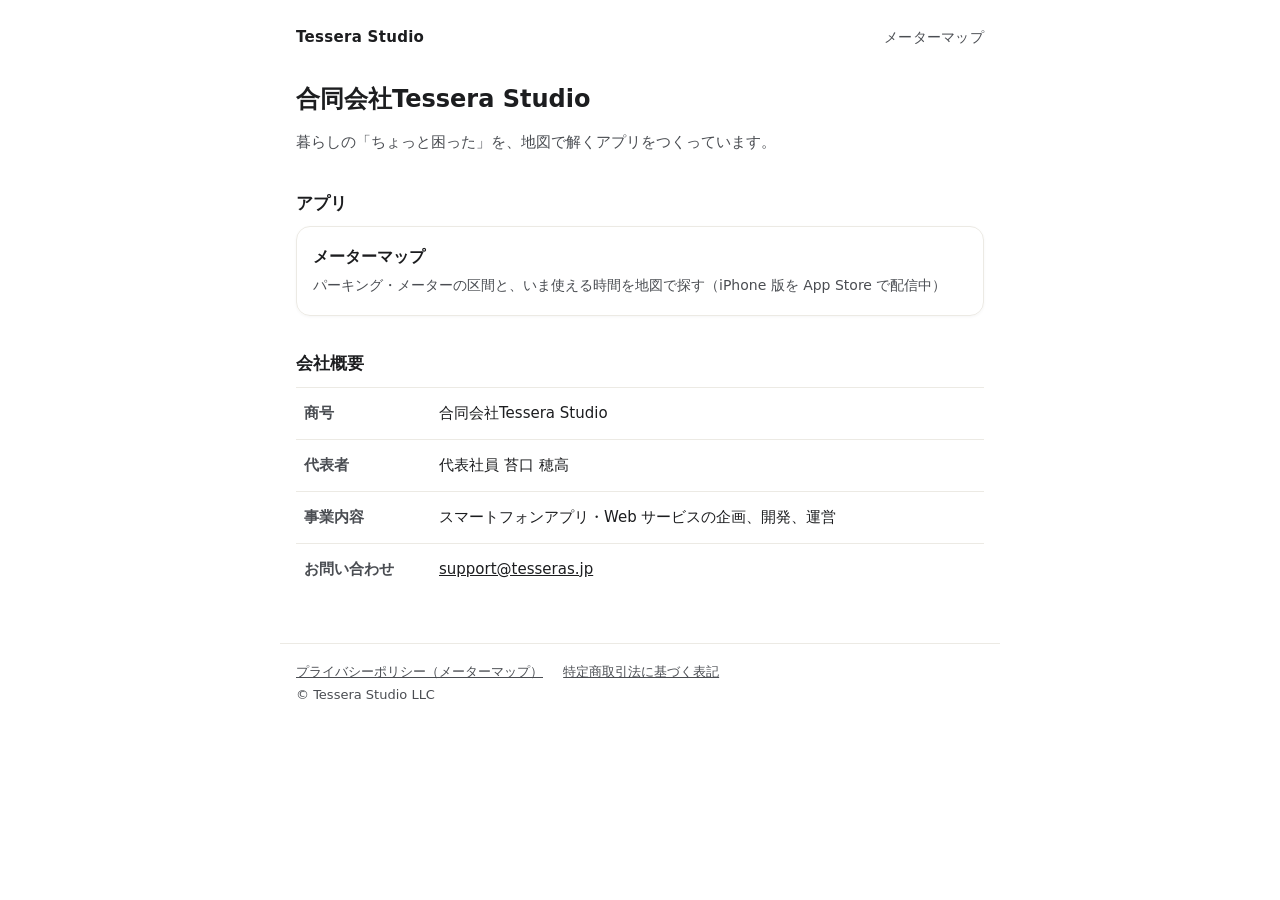
<file: index.html>
<!doctype html>
<html lang="ja">
<head>
<meta charset="utf-8">
<meta name="viewport" content="width=device-width,initial-scale=1">
<title>合同会社Tessera Studio</title>
<meta name="description" content="合同会社Tessera Studio は、暮らしの「ちょっと困った」を地図で解くアプリをつくっています。">
<link rel="stylesheet" href="/style.css">
</head>
<body>
<header>
  <a href="/">Tessera Studio</a>
  <nav><a href="/metermap/">メーターマップ</a></nav>
</header>
<main>
  <h1>合同会社Tessera Studio</h1>
  <p class="lead">暮らしの「ちょっと困った」を、地図で解くアプリをつくっています。</p>

  <h2>アプリ</h2>
  <a class="card" href="/metermap/">
    <b>メーターマップ</b>
    <span>パーキング・メーターの区間と、いま使える時間を地図で探す（iPhone 版を App Store で配信中）</span>
  </a>

  <h2>会社概要</h2>
  <table>
    <tr><th>商号</th><td>合同会社Tessera Studio</td></tr>
    <tr><th>代表者</th><td>代表社員 苔口 穂高</td></tr>
    <tr><th>事業内容</th><td>スマートフォンアプリ・Web サービスの企画、開発、運営</td></tr>
    <tr><th>お問い合わせ</th><td><a href="mailto:support@tesseras.jp">support@tesseras.jp</a></td></tr>
  </table>
</main>
<footer>
  <a href="/metermap/privacy">プライバシーポリシー（メーターマップ）</a>
  <a href="/legal">特定商取引法に基づく表記</a>
  <p>© Tessera Studio LLC</p>
</footer>
</body>
</html>
</file>
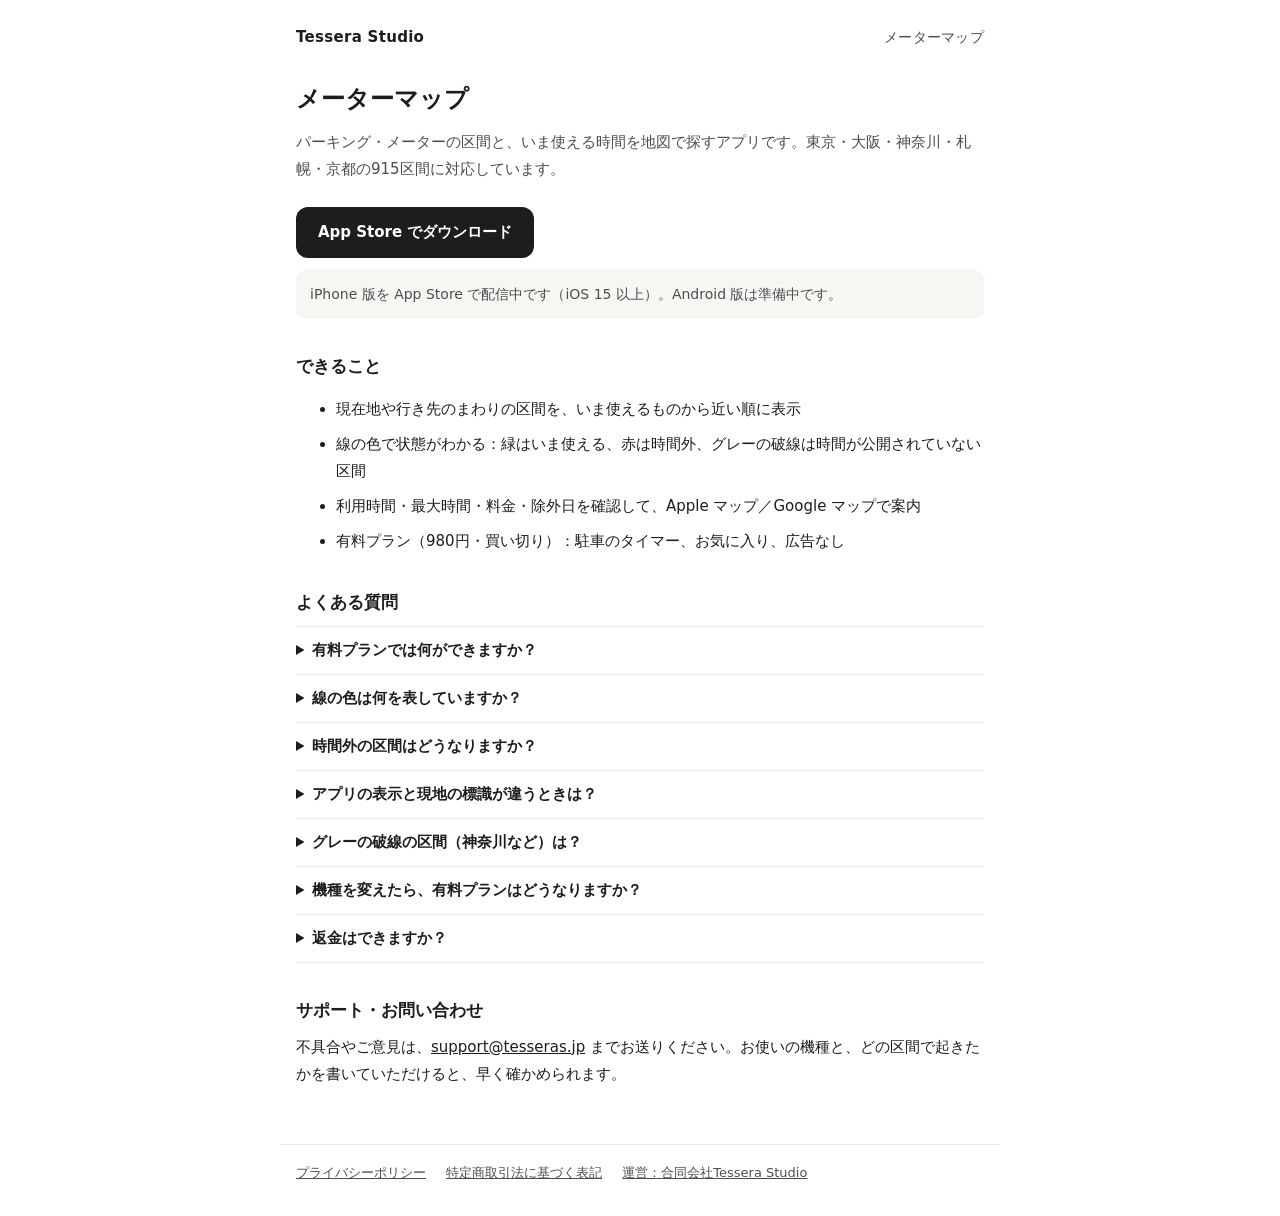
<file: metermap/index.html>
<!doctype html>
<html lang="ja">
<head>
<meta charset="utf-8">
<meta name="viewport" content="width=device-width,initial-scale=1">
<title>メーターマップ | Tessera Studio</title>
<meta name="description" content="東京・大阪・神奈川・札幌・京都のパーキング・メーター／パーキング・チケットの区間と、いま使える時間を地図で探せるアプリです。">
<meta name="apple-itunes-app" content="app-id=6824193037">
<link rel="stylesheet" href="/style.css">
</head>
<body>
<header>
  <a href="/">Tessera Studio</a>
  <nav><a href="/metermap/">メーターマップ</a></nav>
</header>
<main>
  <h1>メーターマップ</h1>
  <p class="lead">パーキング・メーターの区間と、いま使える時間を地図で探すアプリです。東京・大阪・神奈川・札幌・京都の915区間に対応しています。</p>

  <p><a class="store" href="https://apps.apple.com/jp/app/id6824193037">App Store でダウンロード</a></p>
  <p class="note">iPhone 版を App Store で配信中です（iOS 15 以上）。Android 版は準備中です。</p>

  <h2>できること</h2>
  <ul>
    <li>現在地や行き先のまわりの区間を、いま使えるものから近い順に表示</li>
    <li>線の色で状態がわかる：緑はいま使える、赤は時間外、グレーの破線は時間が公開されていない区間</li>
    <li>利用時間・最大時間・料金・除外日を確認して、Apple マップ／Google マップで案内</li>
    <li>有料プラン（980円・買い切り）：駐車のタイマー、お気に入り、広告なし</li>
  </ul>

  <h2>よくある質問</h2>
  <details><summary>有料プランでは何ができますか？</summary><p>タイマーとお気に入りが使えるようになり、広告も出なくなります。980円の買い切りです。地図と時間の表示は、これまでどおり無料です。</p></details>
  <details><summary>線の色は何を表していますか？</summary><p>緑はいま使える区間、赤は時間外の区間、グレーの破線は時間が公開されていない区間です。黄色は選んでいる区間です。</p></details>
  <details><summary>時間外の区間はどうなりますか？</summary><p>時間外は、ほとんどの区間で駐車禁止です。必ず現地の標識・メーターの表示を確かめてください。</p></details>
  <details><summary>アプリの表示と現地の標識が違うときは？</summary><p>現地の標識・メーター・チケットの表示が優先です。工事や行事で使えない日もあります。</p></details>
  <details><summary>グレーの破線の区間（神奈川など）は？</summary><p>県警の公開情報に利用時間・曜日が載っていない区間です。時間は現地の標識で確かめてください。</p></details>
  <details><summary>機種を変えたら、有料プランはどうなりますか？</summary><p>同じ Apple ID でサインインし、アプリの「？」→「購入の復元」を押すと、有料プランに戻ります。追加の料金はかかりません。</p></details>
  <details><summary>返金はできますか？</summary><p>決済は Apple が行っているため、返金は Apple の手続き（<a href="https://reportaproblem.apple.com/" target="_blank" rel="noopener">reportaproblem.apple.com</a>）からお申し込みください。</p></details>

  <h2>サポート・お問い合わせ</h2>
  <p>不具合やご意見は、<a href="mailto:support@tesseras.jp?subject=%E3%83%A1%E3%83%BC%E3%82%BF%E3%83%BC%E3%83%9E%E3%83%83%E3%83%97%E3%81%AB%E3%81%A4%E3%81%84%E3%81%A6">support@tesseras.jp</a> までお送りください。お使いの機種と、どの区間で起きたかを書いていただけると、早く確かめられます。</p>
</main>
<footer>
  <a href="/metermap/privacy">プライバシーポリシー</a>
  <a href="/legal">特定商取引法に基づく表記</a>
  <a href="/">運営：合同会社Tessera Studio</a>
</footer>
</body>
</html>
</file>
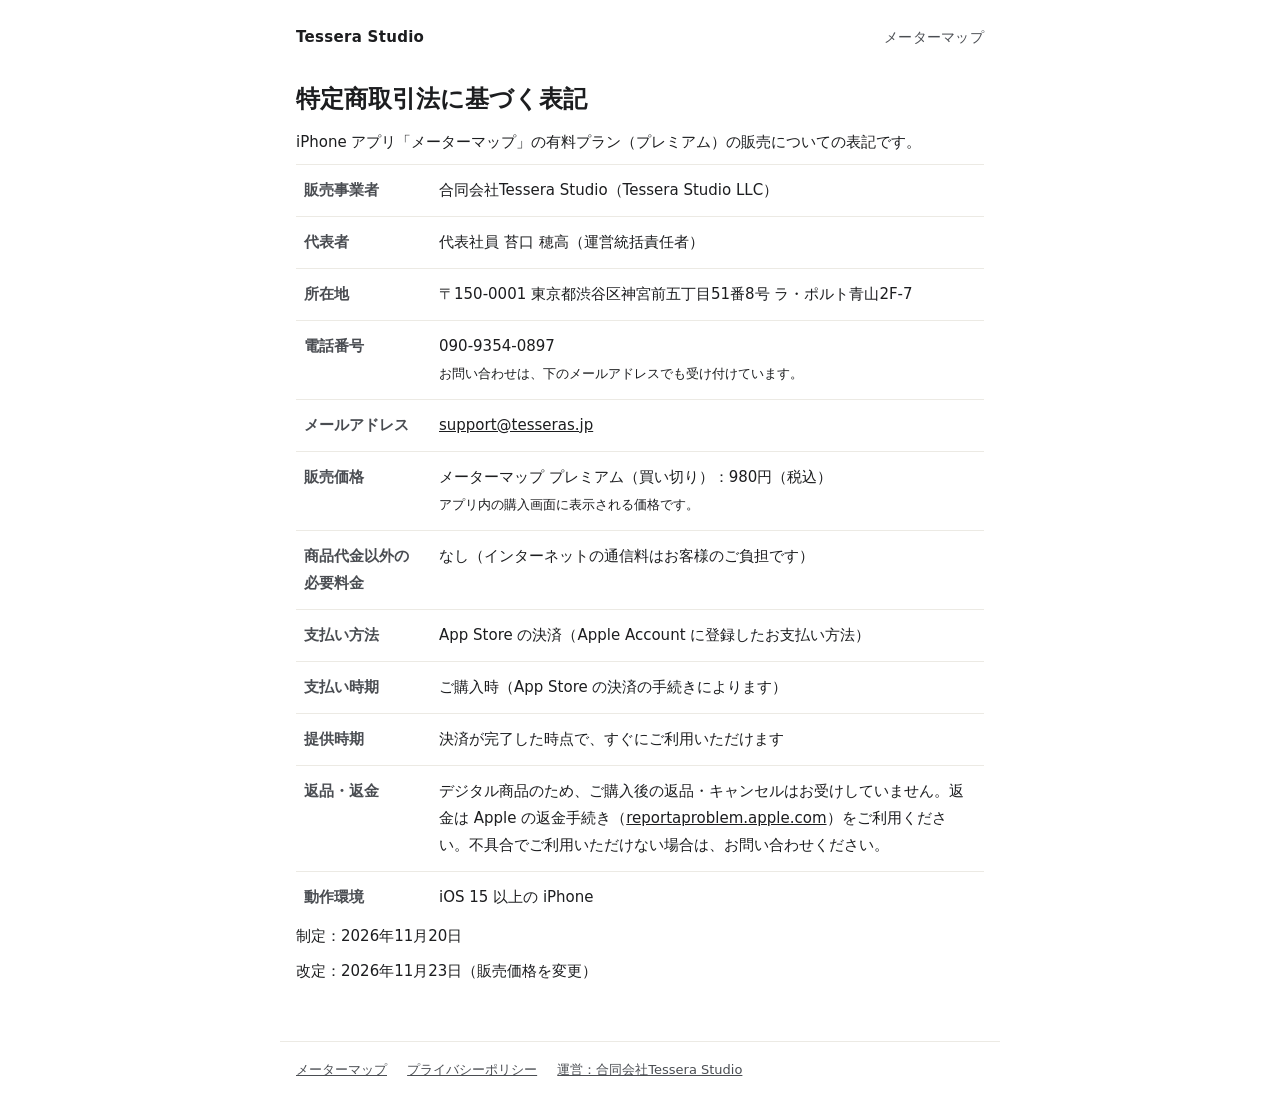
<file: legal.html>
<!doctype html>
<html lang="ja">
<head>
<meta charset="utf-8">
<meta name="viewport" content="width=device-width,initial-scale=1">
<title>特定商取引法に基づく表記 | Tessera Studio</title>
<link rel="stylesheet" href="/style.css">
</head>
<body>
<header>
  <a href="/">Tessera Studio</a>
  <nav><a href="/metermap/">メーターマップ</a></nav>
</header>
<main>
<!-- 元の下書き：parking-meter-map の docs/drafts/legal.html（docs/pro-ads.md §18.1） -->
<h1>特定商取引法に基づく表記</h1>
<p>iPhone アプリ「メーターマップ」の有料プラン（プレミアム）の販売についての表記です。</p>
<table>
  <tr><th>販売事業者</th><td>合同会社Tessera Studio（Tessera Studio LLC）</td></tr>
  <tr><th>代表者</th><td>代表社員 苔口 穂高（運営統括責任者）</td></tr>
  <tr><th>所在地</th><td>〒150-0001 東京都渋谷区神宮前五丁目51番8号 ラ・ポルト青山2F-7</td></tr>
  <tr><th>電話番号</th><td>090-9354-0897<br><small>お問い合わせは、下のメールアドレスでも受け付けています。</small></td></tr>
  <tr><th>メールアドレス</th><td><a href="mailto:support@tesseras.jp">support@tesseras.jp</a></td></tr>
  <tr><th>販売価格</th><td>メーターマップ プレミアム（買い切り）：980円（税込）<br><small>アプリ内の購入画面に表示される価格です。</small></td></tr>
  <tr><th>商品代金以外の必要料金</th><td>なし（インターネットの通信料はお客様のご負担です）</td></tr>
  <tr><th>支払い方法</th><td>App Store の決済（Apple Account に登録したお支払い方法）</td></tr>
  <tr><th>支払い時期</th><td>ご購入時（App Store の決済の手続きによります）</td></tr>
  <tr><th>提供時期</th><td>決済が完了した時点で、すぐにご利用いただけます</td></tr>
  <tr><th>返品・返金</th><td>デジタル商品のため、ご購入後の返品・キャンセルはお受けしていません。返金は Apple の返金手続き（<a href="https://reportaproblem.apple.com/" target="_blank" rel="noopener">reportaproblem.apple.com</a>）をご利用ください。不具合でご利用いただけない場合は、お問い合わせください。</td></tr>
  <tr><th>動作環境</th><td>iOS 15 以上の iPhone</td></tr>
</table>

<p>制定：2026年11月20日</p>
<p>改定：2026年11月23日（販売価格を変更）</p>
</main>
<footer>
  <a href="/metermap/">メーターマップ</a>
  <a href="/metermap/privacy">プライバシーポリシー</a>
  <a href="/">運営：合同会社Tessera Studio</a>
</footer>
</body>
</html>
</file>
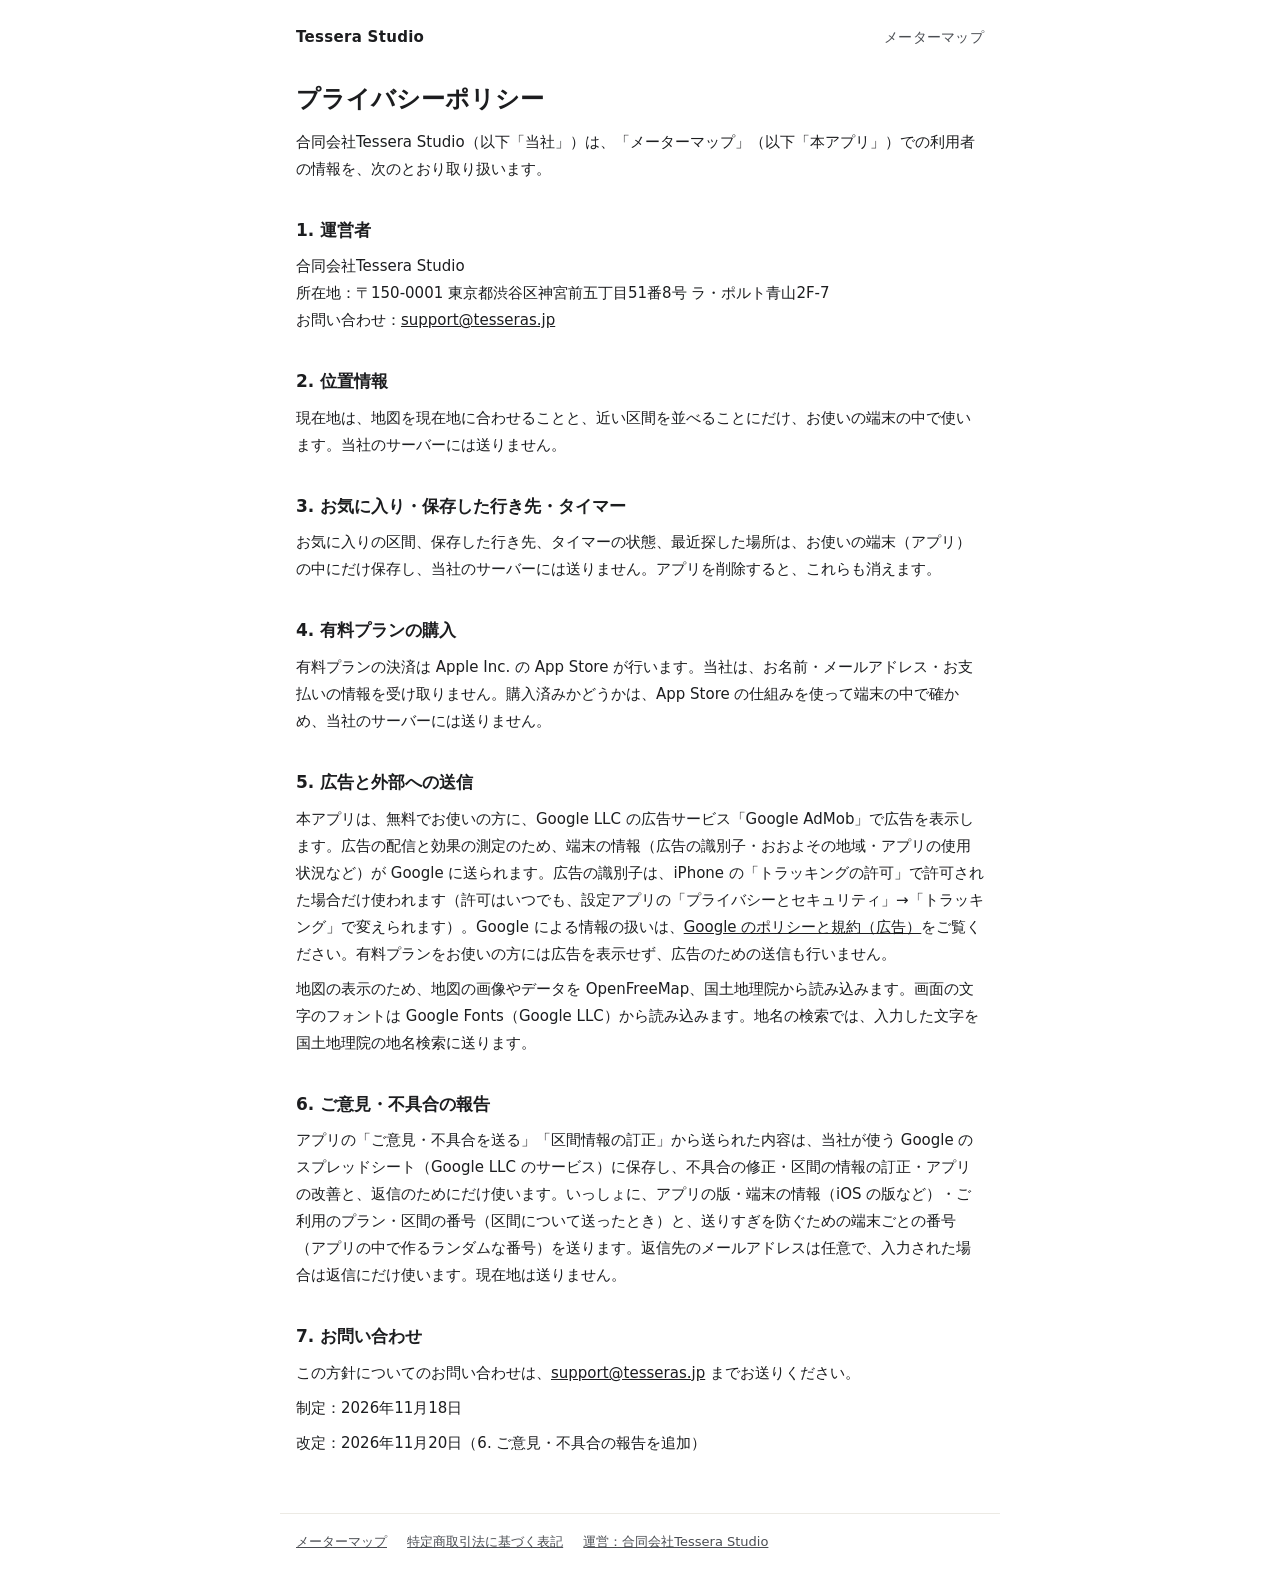
<file: metermap/privacy.html>
<!doctype html>
<html lang="ja">
<head>
<meta charset="utf-8">
<meta name="viewport" content="width=device-width,initial-scale=1">
<title>プライバシーポリシー | メーターマップ</title>
<link rel="stylesheet" href="/style.css">
</head>
<body>
<header>
  <a href="/">Tessera Studio</a>
  <nav><a href="/metermap/">メーターマップ</a></nav>
</header>
<main>
<!-- 元の文面：parking-meter-map の privacy.html（docs/pro-ads.md §18.2）。App Store Connect の「App のプライバシー」と内容をそろえる -->
<h1>プライバシーポリシー</h1>
<p>合同会社Tessera Studio（以下「当社」）は、「メーターマップ」（以下「本アプリ」）での利用者の情報を、次のとおり取り扱います。</p>

<h2>1. 運営者</h2>
<p>合同会社Tessera Studio<br>所在地：〒150-0001 東京都渋谷区神宮前五丁目51番8号 ラ・ポルト青山2F-7<br>お問い合わせ：<a href="mailto:support@tesseras.jp">support@tesseras.jp</a></p>

<h2>2. 位置情報</h2>
<p>現在地は、地図を現在地に合わせることと、近い区間を並べることにだけ、お使いの端末の中で使います。当社のサーバーには送りません。</p>

<h2>3. お気に入り・保存した行き先・タイマー</h2>
<p>お気に入りの区間、保存した行き先、タイマーの状態、最近探した場所は、お使いの端末（アプリ）の中にだけ保存し、当社のサーバーには送りません。アプリを削除すると、これらも消えます。</p>

<h2>4. 有料プランの購入</h2>
<p>有料プランの決済は Apple Inc. の App Store が行います。当社は、お名前・メールアドレス・お支払いの情報を受け取りません。購入済みかどうかは、App Store の仕組みを使って端末の中で確かめ、当社のサーバーには送りません。</p>

<h2>5. 広告と外部への送信</h2>
<p>本アプリは、無料でお使いの方に、Google LLC の広告サービス「Google AdMob」で広告を表示します。広告の配信と効果の測定のため、端末の情報（広告の識別子・おおよその地域・アプリの使用状況など）が Google に送られます。広告の識別子は、iPhone の「トラッキングの許可」で許可された場合だけ使われます（許可はいつでも、設定アプリの「プライバシーとセキュリティ」→「トラッキング」で変えられます）。Google による情報の扱いは、<a href="https://policies.google.com/technologies/ads?hl=ja" target="_blank" rel="noopener">Google のポリシーと規約（広告）</a>をご覧ください。有料プランをお使いの方には広告を表示せず、広告のための送信も行いません。</p>
<p>地図の表示のため、地図の画像やデータを OpenFreeMap、国土地理院から読み込みます。画面の文字のフォントは Google Fonts（Google LLC）から読み込みます。地名の検索では、入力した文字を国土地理院の地名検索に送ります。</p>

<h2>6. ご意見・不具合の報告</h2>
<p>アプリの「ご意見・不具合を送る」「区間情報の訂正」から送られた内容は、当社が使う Google のスプレッドシート（Google LLC のサービス）に保存し、不具合の修正・区間の情報の訂正・アプリの改善と、返信のためにだけ使います。いっしょに、アプリの版・端末の情報（iOS の版など）・ご利用のプラン・区間の番号（区間について送ったとき）と、送りすぎを防ぐための端末ごとの番号（アプリの中で作るランダムな番号）を送ります。返信先のメールアドレスは任意で、入力された場合は返信にだけ使います。現在地は送りません。</p>

<h2>7. お問い合わせ</h2>
<p>この方針についてのお問い合わせは、<a href="mailto:support@tesseras.jp">support@tesseras.jp</a> までお送りください。</p>

<p>制定：2026年11月18日</p>
<p>改定：2026年11月20日（6. ご意見・不具合の報告を追加）</p>
</main>
<footer>
  <a href="/metermap/">メーターマップ</a>
  <a href="/legal">特定商取引法に基づく表記</a>
  <a href="/">運営：合同会社Tessera Studio</a>
</footer>
</body>
</html>
</file>
<file: style.css>
/* 合同会社Tessera Studio のサイト共通。色はアプリ（メーターマップ）の法定ページの下書きと同じ */
:root{--ink:#1C1D1F;--sub:#4A4D52;--line:#ECEAE4;--bg:#fff;--soft:#F7F6F2}
*{box-sizing:border-box}
body{margin:0;background:var(--bg);color:var(--ink);font:15px/1.8 "Zen Kaku Gothic New","Hiragino Sans","Hiragino Kaku Gothic ProN",system-ui,sans-serif;-webkit-text-size-adjust:100%}
header,main,footer{max-width:720px;margin:0 auto;padding-left:16px;padding-right:16px}
header{padding-top:24px;padding-bottom:8px;display:flex;justify-content:space-between;align-items:baseline;gap:12px;flex-wrap:wrap}
header a{color:var(--ink);text-decoration:none;font-weight:700;letter-spacing:.02em}
header nav a{font-weight:400;color:var(--sub);margin-left:16px;font-size:14px}
main{padding-top:24px;padding-bottom:48px}
h1{font-size:24px;line-height:1.4;margin:0 0 12px}
h2{font-size:17px;margin:32px 0 8px}
p,li{margin:0 0 8px}
a{color:var(--ink)}
.lead{color:var(--sub);margin-bottom:24px}
table{width:100%;border-collapse:collapse}
th,td{text-align:left;vertical-align:top;padding:12px 8px;border-top:1px solid var(--line)}
th{width:9em;color:var(--sub);font-weight:700}
.card{display:block;border:1px solid var(--line);border-radius:14px;padding:16px;margin:0 0 12px;text-decoration:none;box-shadow:0 1px 3px rgba(0,0,0,.04)}
.card b{display:block;font-size:16px}
.card span{color:var(--sub);font-size:14px}
details{border-top:1px solid var(--line);padding:10px 0}
details:last-of-type{border-bottom:1px solid var(--line)}
summary{cursor:pointer;font-weight:700}
details p{margin:8px 0 0;color:var(--sub)}
.store{display:inline-block;background:var(--ink);color:#fff;text-decoration:none;font-weight:700;border-radius:12px;padding:12px 22px;margin:0 0 4px}
.store:hover{opacity:.85}
.note{background:var(--soft);border-radius:10px;padding:12px 14px;color:var(--sub);font-size:14px}
footer{padding-bottom:32px;color:var(--sub);font-size:13px;border-top:1px solid var(--line);padding-top:16px}
footer a{color:var(--sub);margin-right:16px}
@media (max-width:480px){th{width:7.5em;padding-right:4px}h1{font-size:21px}}
</file>
